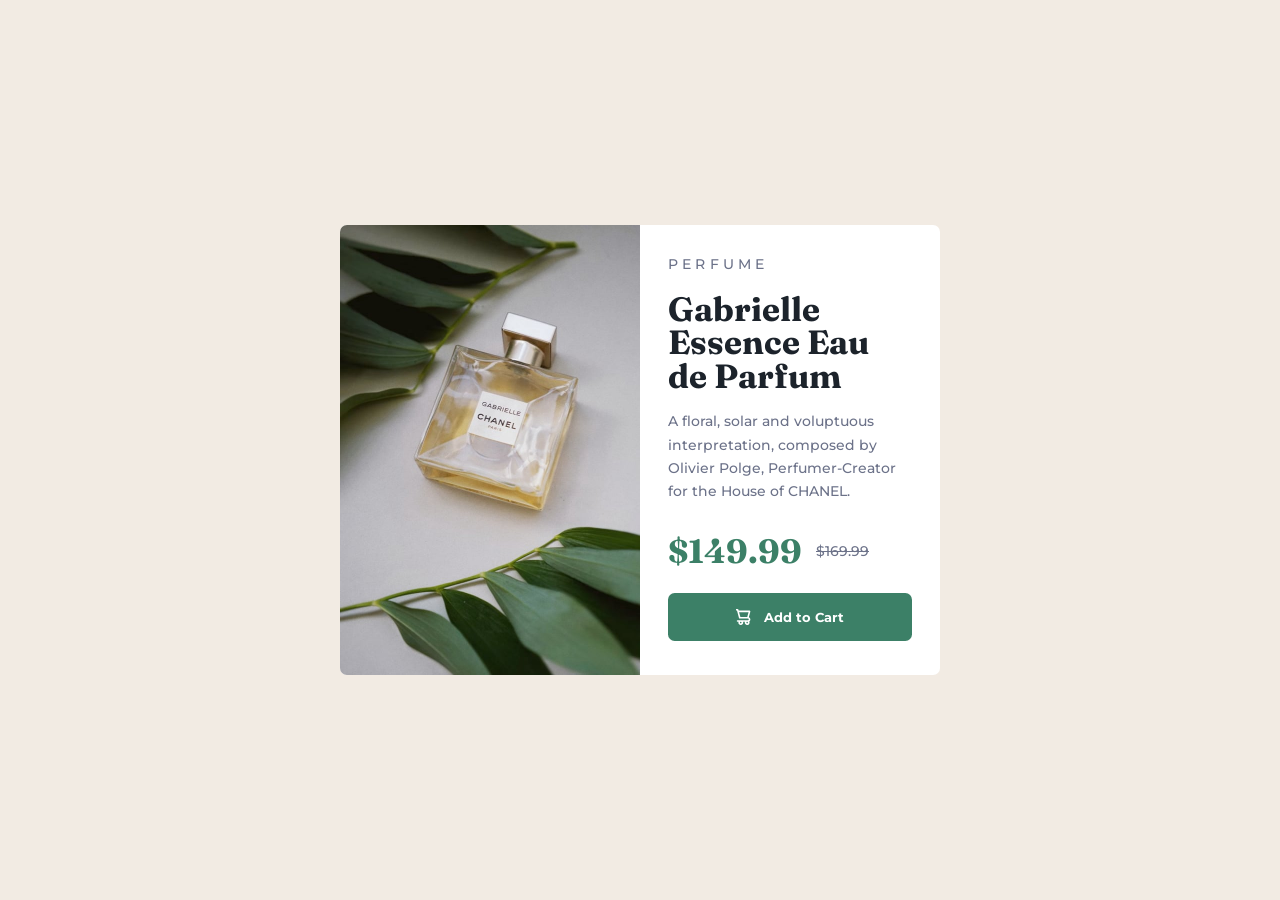
<file: challenge-1/index.html>
<!DOCTYPE html>
<html>

<head>
    <title>Perfume</title>
    <meta name="viewport" content="width=device-width, initial-scale=1.0">
    <link rel="preconnect" href="https://fonts.googleapis.com">
    <link rel="preconnect" href="https://fonts.gstatic.com" crossorigin>
    <link
        href="https://fonts.googleapis.com/css2?family=Fraunces:opsz,wght@9..144,700&family=Montserrat:wght@500;700&display=swap"
        rel="stylesheet">
    <link rel="stylesheet" href="styles.css" />
</head>

<body>
    <section class="main">
        <div class="left">
            <picture>
                <source media="(min-width: 601px)" srcset="./images/image-product-desktop.jpg">
                <source media="(max-width: 600px)" srcset="./images/image-product-mobile.jpg">
                <img src="./images/image-product-desktop.jpg" />
            </picture>
        </div>
        <div class="right">
            <p>PERFUME</p>
            <h1>Gabrielle Essence Eau de Parfum</h1>
            <p>A floral, solar and voluptuous interpretation, composed by Olivier Polge, Perfumer-Creator for the House
                of CHANEL.</p>
            <p class="price"><span>$149.99</span><s>$169.99</s></p>
            <div class="btn">
                <button>
                    <img src="./images/icon-cart.svg" />
                    Add to Cart
                </button>
            </div>
        </div>
    </section>
</body>

</html>
</file>
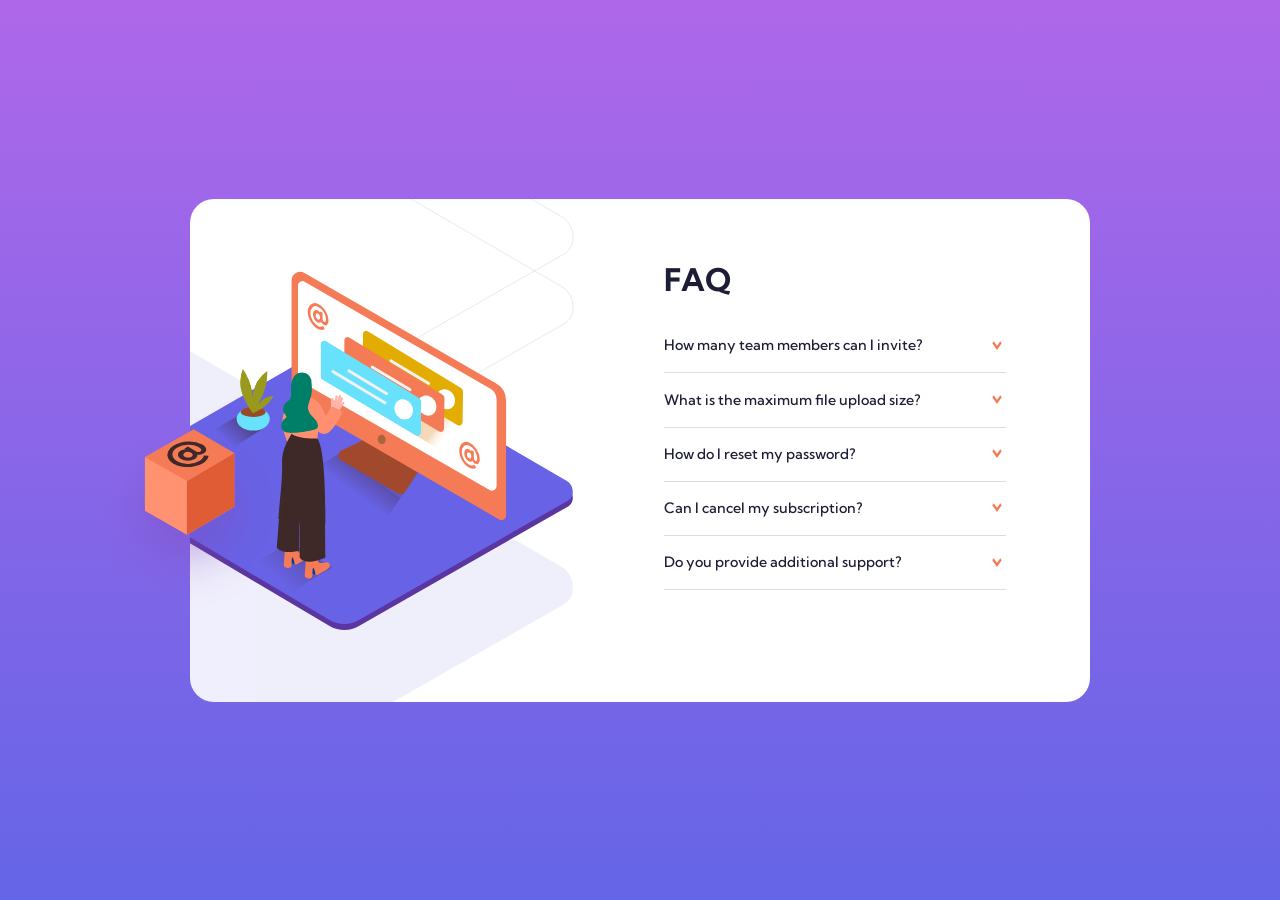
<file: challenge-2/index.html>
<!DOCTYPE html>
<html lang="en">

<head>
  <meta charset="UTF-8">
  <meta name="viewport" content="width=device-width, initial-scale=1.0">
  <!-- displays site properly based on user's device -->
  <link rel="icon" type="image/png" sizes="32x32" href="./images/favicon-32x32.png">
  <link rel="stylesheet" href="styles.css">
  <link rel="preconnect" href="https://fonts.googleapis.com">
  <link rel="preconnect" href="https://fonts.gstatic.com" crossorigin>
  <link href="https://fonts.googleapis.com/css2?family=Kumbh+Sans:wght@400;700&display=swap" rel="stylesheet">
  <title>Frontend Mentor | FAQ Accordion Card</title>
</head>

<body>
  <main>
    <img src="./images/illustration-box-desktop.svg" id="box-img">
    <section class="main">
      <div class="mobile">
        <img src="./images/illustration-woman-online-mobile.svg" id="mobile-img">
      </div>
      <div class="left">
        <img src="./images/illustration-woman-online-desktop.svg" id="desktop-img">
      </div>
      <div class="right">
        <h1>FAQ</h1>
        <div class="accordion">
          <div>
            <input type="checkbox" id="section1" />
            <label for="section1">
              How many team members can I invite?
              <img src="./images/icon-arrow-down.svg" class="arrow">
            </label>
            <p class="panel">You can invite up to 2 additional users on the Free plan. There is no limit on
              team members for the Premium plan.</p>
          </div>
          <div>
            <input type="checkbox" id="section2" />
            <label for="section2">
              What is the maximum file upload size?
              <img src="./images/icon-arrow-down.svg" class="arrow">
            </label>
            <p class="panel">No more than 2GB. All files in your account must fit your allotted storage space.
            </p>
          </div>
          <div>
            <input type="checkbox" id="section3" />
            <label for="section3">How do I reset my password?
              <img src="./images/icon-arrow-down.svg" class="arrow"></label>
            <p class="panel">Click “Forgot password” from the login page or “Change password” from your profile page.
              A reset link will be emailed to you.</p>
          </div>
          <div>
            <input type="checkbox" id="section4" />
            <label for="section4">Can I cancel my subscription?
              <img src="./images/icon-arrow-down.svg" class="arrow"></label>
            <p class="panel">Yes! Send us a message and we’ll process your request no questions asked.
            </p>
          </div>
          <div>
            <input type="checkbox" id="section5" />
            <label for="section5">Do you provide additional support?
              <img src="./images/icon-arrow-down.svg" class="arrow"></label>
            <p class="panel">Chat and email support is available 24/7. Phone lines are open during normal business
              hours.
            </p>
          </div>
        </div class="accordion">
      </div>
    </section>
  </main>

</body>

</html>
</file>
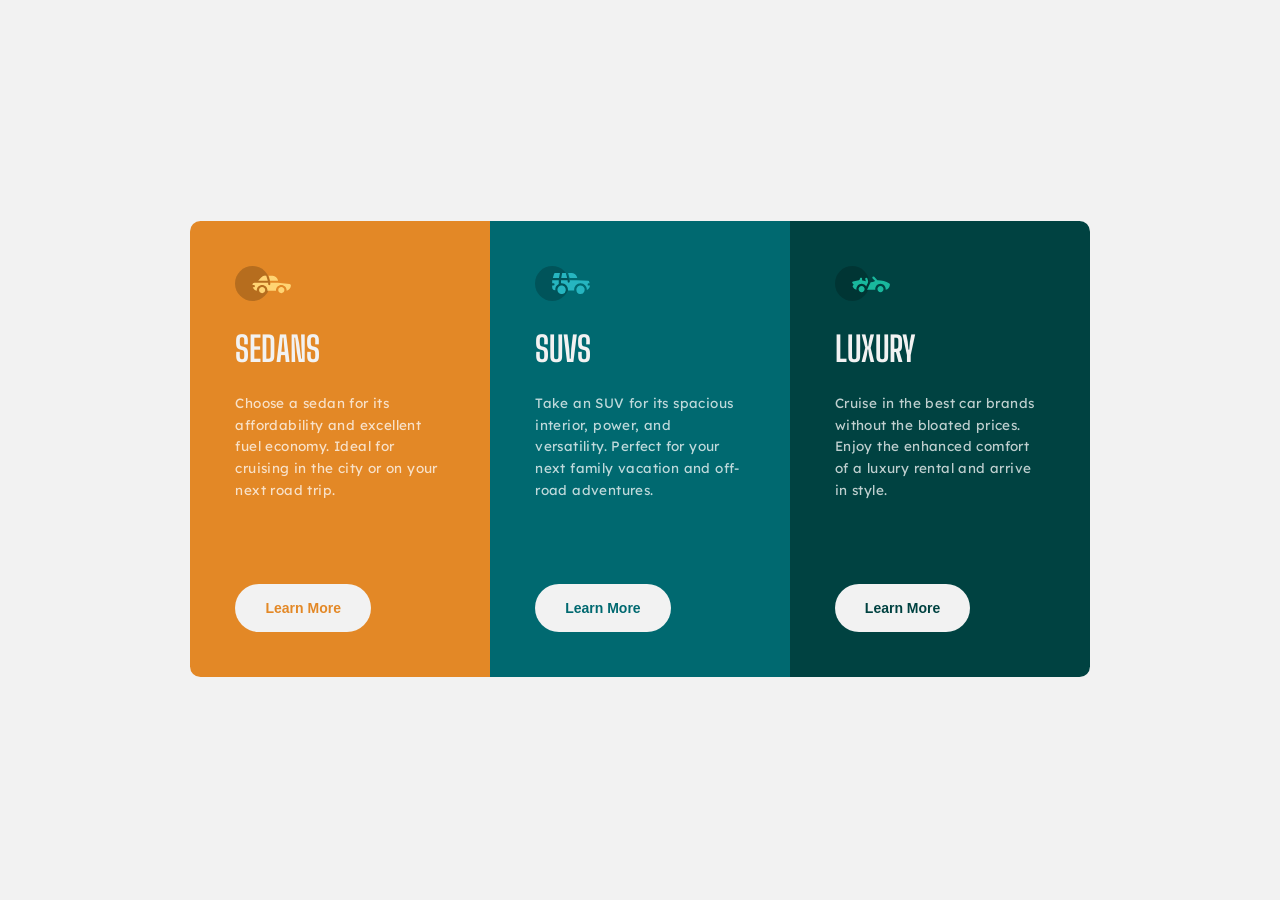
<file: challenge-3/index.html>
<!DOCTYPE html>
<html lang="en">

<head>
  <meta charset="UTF-8">
  <meta name="viewport" content="width=device-width, initial-scale=1.0">
  <link rel="preconnect" href="https://fonts.googleapis.com">
  <link rel="preconnect" href="https://fonts.gstatic.com" crossorigin>
  <link href="https://fonts.googleapis.com/css2?family=Big+Shoulders+Display:wght@700&family=Lexend+Deca&display=swap"
    rel="stylesheet">
  <link rel="icon" type="image/png" sizes="32x32" href="./images/favicon-32x32.png">
  <link rel="stylesheet" href="./styles.css">
  <title>Frontend Mentor | 3-column preview card component</title>
</head>

<body>

  <main>
    <div class="card">
      <div class="img_holder">
        <img src="./images/icon-sedans.svg">
      </div>
      <h1>Sedans</h1>
      <p>
        Choose a sedan for its affordability and excellent fuel economy. Ideal for cruising in the city
        or on your next road trip.
      </p>
      <button>Learn More</button>
    </div>
    <div class="card">
      <div class="img_holder">
        <img src="images/icon-suvs.svg">
      </div>
      <h1>SUVs</h1>
      <p>
        Take an SUV for its spacious interior, power, and versatility. Perfect for your next family vacation
        and off-road adventures.
      </p>
      <button>Learn More</button>
    </div>
    <div class="card">
      <div class="img_holder">
        <img src="images/icon-luxury.svg">
      </div>
      <h1>Luxury</h1>
      <p>Cruise in the best car brands without the bloated prices. Enjoy the enhanced comfort of a luxury
        rental and arrive in style.
      </p>
      <button>Learn More</button>
    </div>

  </main>

</body>

</html>
</file>
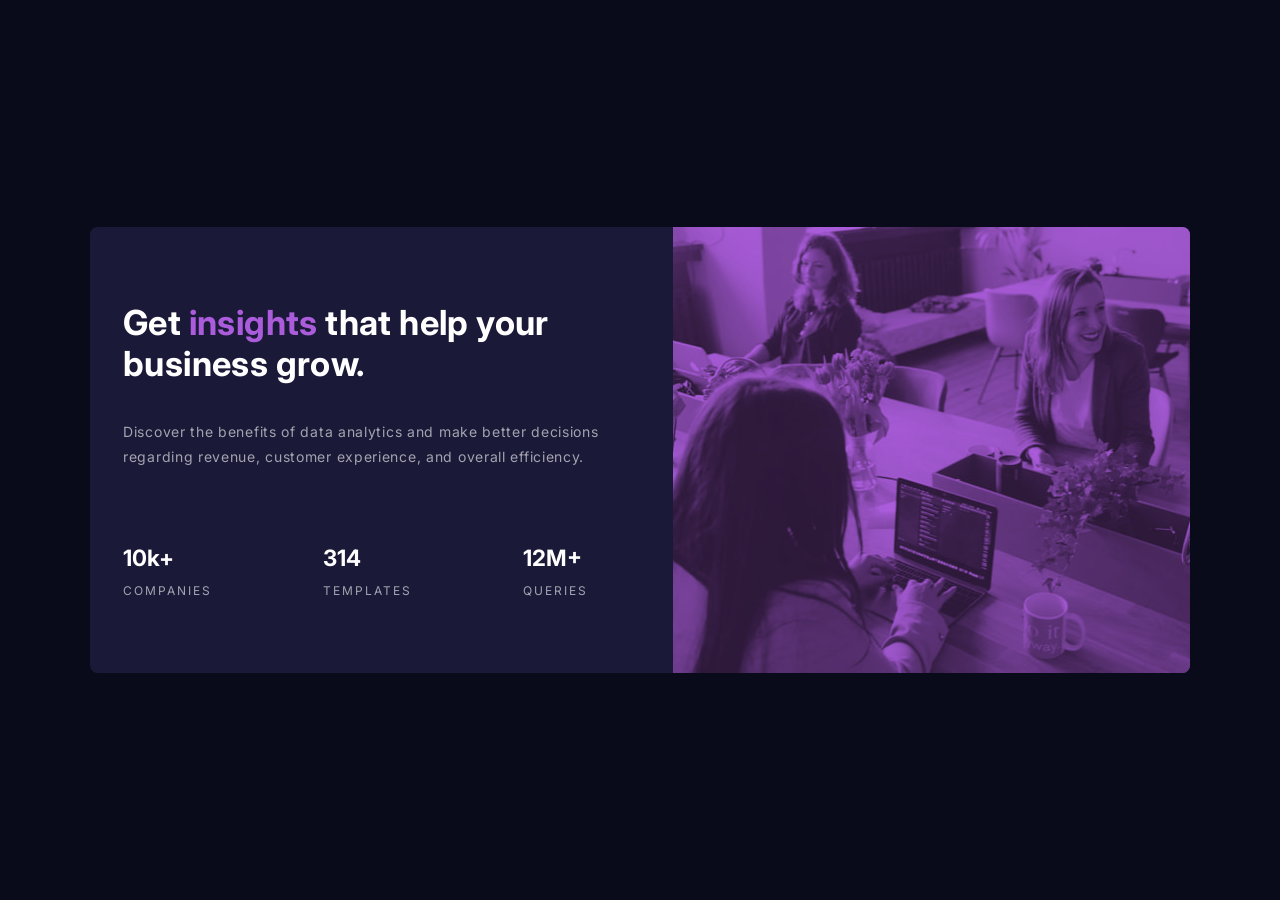
<file: challenge-4/index.html>
<!DOCTYPE html>
<html lang="en">

<head>
  <meta charset="UTF-8">
  <meta name="viewport" content="width=device-width, initial-scale=1.0">
  <link rel="preconnect" href="https://fonts.googleapis.com">
  <link rel="preconnect" href="https://fonts.gstatic.com" crossorigin>
  <link href="https://fonts.googleapis.com/css2?family=Inter:wght@400;700&family=Lexend+Deca&display=swap"
    rel="stylesheet">
  <link rel="icon" type="image/png" sizes="32x32" href="./images/favicon-32x32.png">
  <link rel="stylesheet" href="styles.css">
  <title>Frontend Mentor | Stats preview card component</title>

  <!-- Feel free to remove these styles or customise in your own stylesheet 👍 -->

</head>

<body>
  <main>
    <div class="left">
      <h1>
        Get <em>insights</em> that help your business grow.
      </h1>
      <p>
        Discover the benefits of data analytics and make better decisions regarding revenue, customer
        experience, and overall efficiency.
      </p>

      <div class="stats">
        <div>
          <h2>10k+</h2>
          <h3> companies</h3>
        </div>
        <div>
          <h2>314</h2>
          <h3>templates</h3>
        </div>
        <div>
          <h2>12M+</h2>
          <h3>queries</h3>
        </div>
      </div>
    </div>
    <div class="right">

      <picture>
        <source media="(max-width:780px)" srcset="./images/image-header-mobile.jpg">
        <img src="./images/image-header-desktop.jpg">
      </picture>
    </div>
  </main>

</body>

</html>
</file>
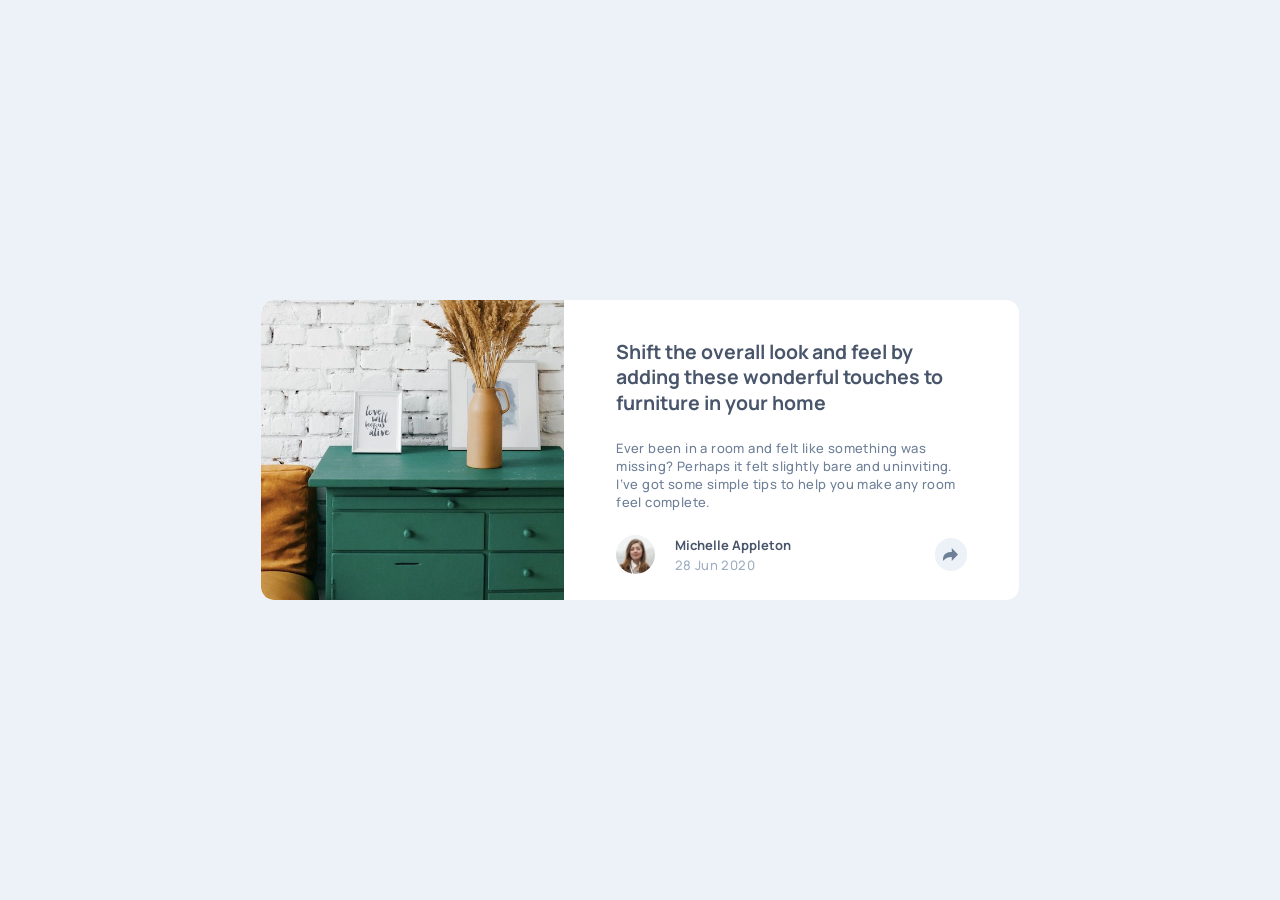
<file: challenge-5/index.html>
<!DOCTYPE html>
<html lang="en">

<head>
  <meta charset="UTF-8">
  <meta name="viewport" content="width=device-width, initial-scale=1.0">
  <link rel="icon" type="image/png" sizes="32x32" href="./images/favicon-32x32.png">
  <link rel="stylesheet" href="style.css">
  <link rel="preconnect" href="https://fonts.googleapis.com">
  <link rel="preconnect" href="https://fonts.gstatic.com" crossorigin>
  <link href="https://fonts.googleapis.com/css2?family=Manrope:wght@500;700&display=swap" rel="stylesheet">
  <script src="script.js" defer></script>
  <title>Frontend Mentor | Article preview component</title>
</head>

<body>

  <main>
    <div class="left">
    </div>
    <div class="right">
      <h1>
        Shift the overall look and feel by adding these wonderful
        touches to furniture in your home
      </h1>

      <p>
        Ever been in a room and felt like something was missing? Perhaps
        it felt slightly bare and uninviting. I’ve got some simple tips
        to help you make any room feel complete.
      </p>
      <div class="footer" id="footer1">
        <div class="img_holder"><img src='./images/avatar-michelle.jpg'></div>
        <div class="Person">
          <h3>Michelle Appleton</h3>
          <p class="date">28 Jun 2020</p>
        </div>
        <button class="btn" id="btn_share_1"></button>
      </div>
      <div class="footer2 hidden" id="footer2">
        <p class="footer2-text">share</p>
        <img src="./images/icon-facebook.svg">
        <img src="./images/icon-twitter.svg">
        <img src="./images/icon-pinterest.svg">
        <button class="btn" id="btn_share_2"></button>
      </div>
  </main>


</body>

</html>
</file>
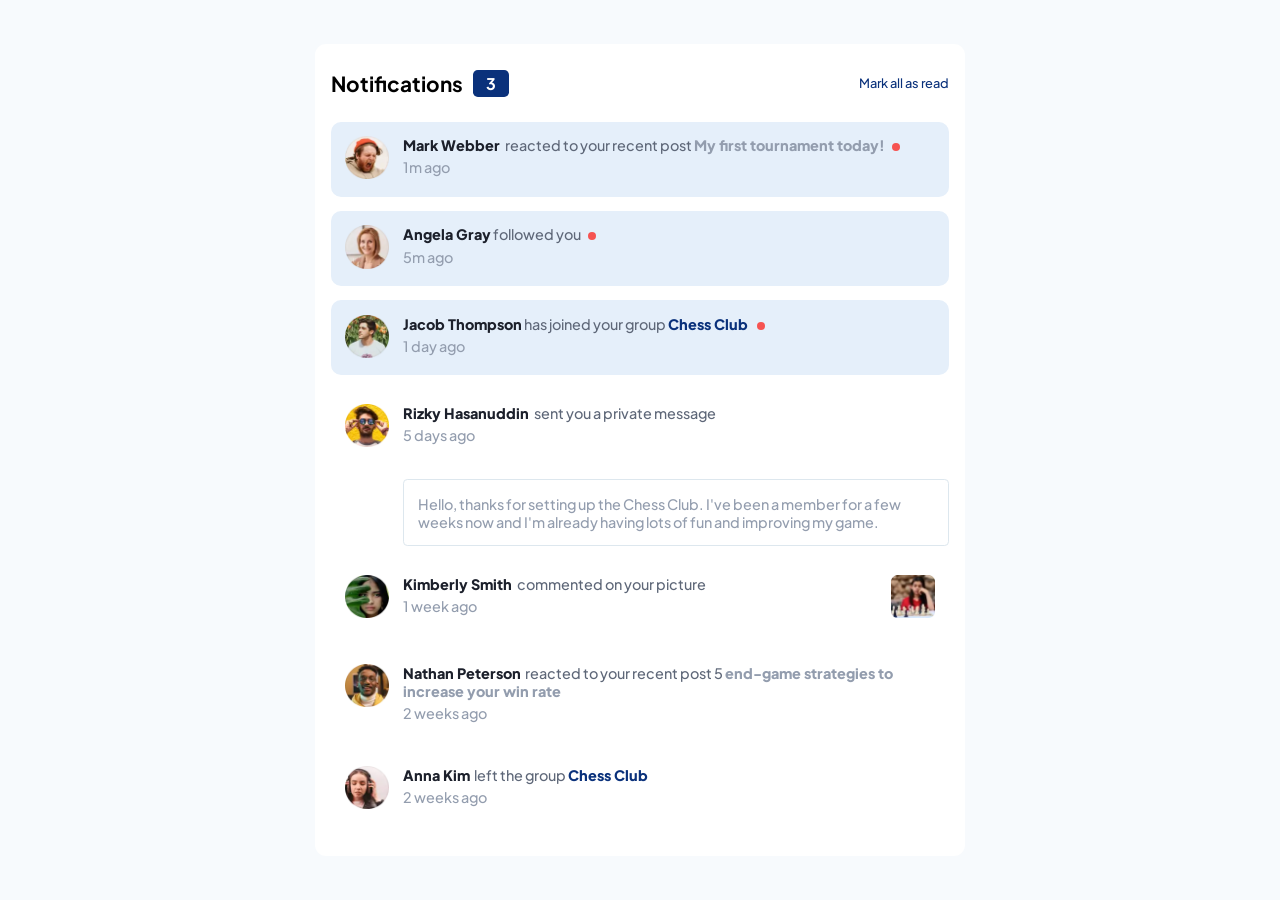
<file: challenge-7/index.html>
<!DOCTYPE html>
<html lang="en">

<head>
  <meta charset="UTF-8">
  <meta name="viewport" content="width=device-width, initial-scale=1.0">
  <link rel="preconnect" href="https://fonts.googleapis.com">
  <link rel="preconnect" href="https://fonts.gstatic.com" crossorigin>
  <link href="https://fonts.googleapis.com/css2?family=Plus+Jakarta+Sans:wght@500;800&display=swap" rel="stylesheet">
  <link rel="icon" type="image/png" sizes="32x32" href="./assets/images/favicon-32x32.png">
  <link rel="stylesheet" href="style.css">
  <script src="script.js" defer></script>
  <title>Frontend Mentor | Notifications page</title>
</head>

<body>

  <main>
    <header>
      <h1>Notifications </h1><em id="count">3</em>
      <p id="mark-all">Mark all as read</p>
    </header>
    <div class="notification new">
      <div class="image-container">
        <img src="./assets/images/avatar-mark-webber.webp" alt="avatar">
      </div>
      <div>
        <span class="name">Mark Webber </span> reacted to your recent post <span class="post">My first tournament
          today!</span><span class="red"></span>
        <p class="time">1m ago</p>
      </div>
    </div>
    <div class="notification new">
      <div class="image-container">
        <img src="./assets/images/avatar-angela-gray.webp" alt="avatar">
      </div>
      <div>
        <span class="name">Angela Gray</span> followed you<span class="red"></span>
        <p class="time">5m ago</p>
      </div>
    </div>
    <div class="notification new">
      <div class="image-container">
        <img src="./assets/images/avatar-jacob-thompson.webp" alt="avatar">
      </div>

      <div>
        <span class="name">Jacob Thompson</span> has joined your group <span class="club">Chess Club</span>
        <span class="red"></span>
        <p class="time">1 day ago</p>
      </div>
    </div>
    <div class="notification">
      <div class="image-container">
        <img src="./assets/images/avatar-rizky-hasanuddin.webp" alt="avatar">
      </div>
      <div> <span class="name">Rizky Hasanuddin </span> sent you a private message
        <span class="red"></span>
        <p class="time">5 days ago</p>
      </div>
    </div>
    <div class="message">
      Hello, thanks for setting up the Chess Club. I've been a member for a few weeks now and
      I'm already having lots of fun and improving my game.
    </div>
    <div class="notification">
      <div class="image-container">
        <img src="./assets/images/avatar-kimberly-smith.webp" alt="avatar">
      </div>

      <div>
        <span class="name">Kimberly Smith </span> commented on your picture
        <p class="time">1 week ago</p>
      </div>
      <img src="./assets/images/image-chess.webp" alt="a woman sitting at a chessboard" class="post-img">
    </div>
    <div class="notification">
      <div class="image-container">
        <img src="./assets/images/avatar-nathan-peterson.webp" alt="avatar">
      </div>
      <div>

        <span class="name">Nathan Peterson</span>&nbsp reacted to your recent post 5 <span class="post">
          end-game strategies to increase your win rate
        </span>
        <p class="time">2 weeks ago</p>
      </div>
    </div>
    <div class="notification">
      <div class="image-container">
        <img src="./assets/images/avatar-anna-kim.webp" alt="avatar">
      </div>
      <div>

        <span class="name">Anna Kim</span>&nbsp left the group <span class="club"> Chess Club </span>
        <p class="time">2 weeks ago</p>
      </div>
    </div>
  </main>

</body>

</html>
</file>
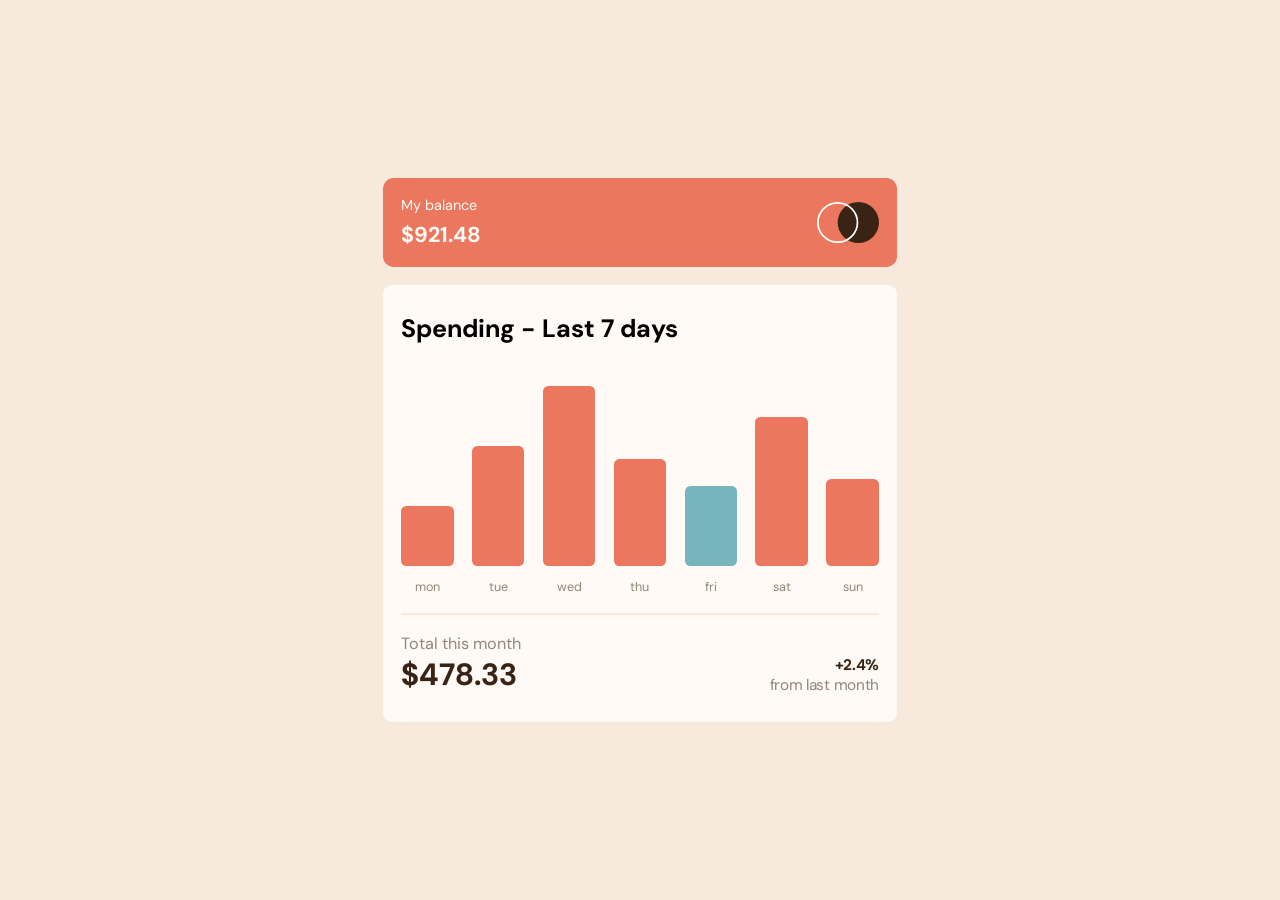
<file: challenge-8/index.html>
<!DOCTYPE html>
<html lang="en">

<head>
  <meta charset="UTF-8">
  <meta name="viewport" content="width=device-width, initial-scale=1.0">
  <!-- displays site properly based on user's device -->
  <link rel="preconnect" href="https://fonts.googleapis.com">
  <link rel="preconnect" href="https://fonts.gstatic.com" crossorigin>
  <link href="https://fonts.googleapis.com/css2?family=DM+Sans:opsz,wght@9..40,400;9..40,700&display=swap"
    rel="stylesheet">
  <link rel="icon" type="image/png" sizes="32x32" href="./images/favicon-32x32.png">
  <link rel="stylesheet" href="style.css">
  <script src="script.js" defer></script>
  <title>Frontend Mentor | Expenses chart component</title>

</head>

<body>

  <div class="container">
    <header>
      <div>
        My balance
        <h2>$921.48</h2>
      </div>
      <img src="./images/logo.svg" alt="logo">
    </header>
    <main>
      <h3>Spending - Last 7 days</h3>
      <div class="bars" id="bars">
      </div>
      <div class="total">
        <div>
          Total this month
          <h1>$478.33</h1>
        </div>
        <div>
          <em>+2.4%</em>
          from last month
        </div>
      </div>
    </main>
  </div>

</body>

</html>
</file>
<file: challenge-1/styles.css>
*,
body,
html {
    box-sizing: border-box;
}


html {
    font-family: 'Montserrat', 'Fraunces', sans-serif;
    font-weight: 500;
    font-size: 14px;
    height: 100%;
    display: flex;
    justify-content: center;
}

body {
    background-color: var(--color-cream);
    display: flex;
    flex-direction: column;
    align-items: center;
    justify-content: center;
}

.main {
    display: flex;
    flex-wrap: wrap;
    max-width: 600px;
    border-radius: 0.5em;
    background-color: var(--color-white);
    overflow: hidden;
}

.main>div {
    overflow: hidden;
    flex-basis: 50%;
}

.left {
    display: flex;
}

.right {
    padding: 2em;
}

img,
picture {
    max-width: 100%;
}

p {
    color: var(--color-dark-grayish);
    margin-top: 0.7em;
    line-height: 1.65;
}

p:nth-child(1) {
    margin-top: 0;
    letter-spacing: 0.3em;
}

h1 {
    font-family: 'Fraunces';
    font-weight: 700;
    font-size: 2.4em;
    color: var(--color--dark-blue);
    margin: 0.5em 0;
    line-height: 1;

}

span {
    font-family: 'Fraunces';
    font-weight: 700;
    color: var(--color-primary);
    font-size: 2.4em;
}

.price {
    display: flex;
    align-items: center;
    gap: 1em;
    margin-top: 1.5em;
}

.btn {
    display: flex;
    justify-content: center;
}

button {
    background-color: var(--color-primary);
    border-radius: 0.5em;
    color: var(--color-white);
    padding: 1.2em;
    border: 0;
    font-family: 'Montserrat';
    font-weight: 700;
    width: 100%;
    display: flex;
    justify-content: center;
    align-items: center;
}

button:hover {
    cursor: pointer;
    background-color: var(--color-btn-hover);
}

button>img {
    margin-right: 1em;
}

picture {
    display: flex;
}

@media(max-width: 600px) {
    .main>div {
        flex-basis: 100%;
    }
}

:root {
    --color-primary: hsl(158, 36%, 37%);
    --color-cream: hsl(30, 38%, 92%);
    --color--dark-blue: hsl(212, 21%, 14%);
    --color-dark-grayish: hsl(228, 12%, 48%);
    --color-white: hsl(0, 0%, 100%);
    --color-btn-hover: rgb(26, 64, 49);
}
</file>
<file: challenge-2/styles.css>
*,
html,
body {
    box-sizing: border-box;
    padding: 0;
    margin: 0;
}

html,
body {
    height: 100%;
    width: 100%;
    background-color: beige;
    display: flex;
    justify-content: center;
    align-items: center;
    font-family: 'Kumbh Sans', sans-serif;
    font-size: 12px;
    font-weight: 400;
    color: var(--color-dark-grayish-blue);
    background-image: linear-gradient(-180deg, hsl(273, 75%, 66%), hsl(240, 73%, 65%));
}

div,
p,
h1,
h2,
section {
    /* border: 1px solid black; */
}

main {
    position: relative;
}

section {
    display: flex;
    flex-direction: row;
    flex-wrap: wrap;
    border-radius: 2em;
    overflow: hidden;
    max-width: 900px;
}

.left,
.right,
.mobile {
    display: flex;
    flex-direction: column;
    justify-content: space-around;
    align-items: center;
    flex-basis: 50%;
    background-color: white;
    overflow: hidden;

}

.left {
    padding-right: 3em;
    background-image: url('./images/bg-pattern-desktop.svg');
    background-size: 200%;
    background-position-x: -43rem;
    background-position-y: -20rem;
    background-repeat: no-repeat;
    overflow: hidden;
    position: relative;

}


.right {
    padding: 2em;
    align-items: flex-start;
    justify-content: flex-start;
    padding-right: 7em;
}

h1 {
    align-self: flex-start;
    margin: 1.2em 0;
    font-weight: 700;
    font-size: 2.6em;
    color: var(--color-very-dark-blue);
}

.mobile {
    flex-basis: 0%;
    display: none;
    width: 320px;
}

.accordion {
    width: 100%;
    outline: none;
    background-color: transparent;
    margin-right: 4em;
    overflow: hidden;
}

.accordion input[type=checkbox] {
    display: none;
}

.accordion label {
    display: block;
    padding: 1.2em 0;
    color: var(--color-very-dark-blue);
    font-size: 1.2rem;
    cursor: pointer;
    position: relative;
    font-weight: 500;
    display: flex;
    justify-content: space-between;
}

#section1~label {
    padding-top: 0;
}


.accordion .panel {
    display: none;
    margin-bottom: 1em;
}

.accordion input:checked~.panel {
    display: block;
}

.accordion input:checked~label {
    font-weight: 700;
    color: var(--color-very-dark-blue);
}

.accordion div {
    border-bottom: 1px solid var(--color-thin);
}

.accordion label:hover,
.accordion label:active {
    font-weight: 700;
    color: var(--color-soft-red);
}

#desktop-img {
    margin-right: 10rem;
    margin-top: 6rem;
    margin-bottom: 6rem;
    position: relative;
}

#desktop-background {
    position: absolute;
}

#box-img {
    position: absolute;
    left: -10em;
    z-index: 1;
    top: 19rem;
    left: -8rem;
}

#mobile-img {
    max-height: 20em;
    /* z-index: -1; */
    position: absolute;
    top: -11rem;
    width: 80%;
}



.accordion label img {
    aspect-ratio: 1;
    height: 0.7em;
    margin: 0.3em;
}

.accordion input:checked~label img {
    transform: rotate(180deg);
}

@media (max-width:800px) {

    section {
        overflow: visible;
    }

    .mobile,
    .right {
        display: flex;
        flex-basis: 100%;
        padding: 1em;
        overflow: visible;
    }

    h1 {
        align-self: center;
    }

    .left {
        display: none;
    }

    .right {
        border-radius: 0 0 2em 2em;
        overflow: visible;
        /* max-width: 320px; */
    }

    .mobile {
        min-height: 120px;
        border-radius: 2em 2em 0 0;
        overflow: visible;
        z-index: 1;
        position: relative;
        background-image: url('./images/bg-pattern-mobile.svg');
        background-repeat: no-repeat;
        background-position: center;
        background-position-y: 2em;
        /* max-width: 320px; */
    }

    .accordion {
        margin-right: 1em;
        margin-bottom: 3em;
    }

    #box-img {
        display: none;
    }

}


:root {
    --color-very-dark-blue: hsl(238, 29%, 16%);
    --color-soft-red: hsl(14, 88%, 65%);
    /* --color-dark-grayish-blue: hsl(237, 12%, 33%); */
    --color-dark-grayish-blue: hsl(240, 6%, 50%);
    --color-thin: hsla(240, 6%, 50%, 0.25);

    --color-bg-violet: hsl(273, 75%, 66%);
    --color-bg-blue: hsl(240, 73%, 65%);
}
</file>
<file: challenge-3/styles.css>
*,
html,
body {
    box-sizing: border-box;
}

html,
body {
    height: 99%;
}

div,
main {
    /* border: 1px solid black; */
}

body {
    font-family: 'Lexend Deca', sans-serif;
    font-size: 15px;
    font-weight: 400;
    display: flex;
    align-items: center;
    justify-content: center;
    background-color: var(--very-light-gray);
}

main {
    display: flex;
    flex-direction: row;
    max-width: 900px;
    justify-content: center;
    flex-wrap: wrap;
    border-radius: 0.7em;
    overflow: hidden;
}

.card {
    flex-basis: 33.3%;
    padding: 3em;
}

.card:nth-of-type(1) {
    background-color: var(--bright-orange);
}

.img_holder img {
    max-height: 2.3em;
}

h1 {
    font-family: 'Big Shoulders Display';
    text-transform: uppercase;
    color: var(--very-light-gray);
    font-weight: 700;
    font-size: 2.3em;
}

p {
    color: var(--transparent-white);
    line-height: 1.6;
    font-size: 0.9em;
    letter-spacing: 0.4px;
}

button {
    border: none;
    background-color: var(--very-light-gray);
    padding: 1em 2em;
    border-radius: 2em;
    color: var(--bright-orange);
    margin-top: 5em;
    font-weight: 700;
    font-size: 14px;
    border: 2px solid transparent;
}

button:hover {
    cursor: pointer;
    border: 2px solid var(--transparent-white);
    color: var(--very-light-gray);
    background-color: var(--bright-orange);
}

.card:nth-of-type(2) {
    background-color: var(--dark-cyan);
}

.card:nth-of-type(2) button {
    color: var(--dark-cyan);
}

.card:nth-of-type(2) button:hover {
    color: var(--very-light-gray);
    background-color: var(--dark-cyan);
}

.card:nth-of-type(3) button:hover {
    color: var(--very-light-gray);
    background-color: var(--very-dark-cyan);
}



.card:nth-of-type(3) {
    background-color: var(--very-dark-cyan);
}

.card:nth-of-type(3) button {
    color: var(--very-dark-cyan);
}

@media (max-width: 750px) {
    body {
        overflow: scroll;
        height: auto;
    }

    main {
        flex-direction: column;
        width: 90%;
    }

    button {
        margin-top: 2em;
    }
}


:root {
    --bright-orange: hsl(31, 77%, 52%);
    --dark-cyan: hsl(184, 100%, 22%);
    --very-dark-cyan: hsl(179, 100%, 13%);
    --transparent-white: hsla(0, 0%, 100%, 0.75);
    --very-light-gray: hsl(0, 0%, 95%);
}
</file>
<file: challenge-4/styles.css>
*,
html,
body {
    box-sizing: border-box;
    margin: 0;
    padding: 0;
}

div,
main,
h1,
p {
    /* border: 1px solid black; */
}

body,
html {
    height: 100%;
    width: 100%;
    margin: 0;
    padding: 0;
    display: flex;
    align-items: center;
    justify-content: center;
    font-size: 15px;
    font-family: 'Lexend Deca', sans-serif;
    background-color: var(--color-background);
    color: var(--color-slightly-transparent);
}

main {
    display: flex;
    flex-direction: row;
    /* max-width: 1100px; */
    background-color: var(--color-card-background);
    border-radius: 0.5em;
    overflow: hidden;
    width: min(90%, 1100px);
    margin: auto;
}

.left,
.right {
    display: flex;
    flex-direction: column;
}

.left {
    flex-basis: 53%;
    padding-block: 5em;
    padding-inline: min(5em, 3%);
    align-items: stretch;
    flex-shrink: 0;
}

.right {
    flex-basis: 47%;
    justify-content: stretch;
    background-color: var(--color-accent);
    flex-shrink: 2;
}

img {
    height: 100%;
    width: 100%;
    object-fit: cover;
    opacity: 0.75;
    mix-blend-mode: multiply;
}

h1 {
    color: var(--color-white);
    font-family: 'Inter', sans-serif;
    margin-bottom: 1em;
    font-weight: 700;
    font-size: 2.3em;
    letter-spacing: 0.4px;
}

em {
    color: var(--color-accent);
    font-style: normal;
}

p {
    line-height: 1.8;
    font-weight: 400;
    font-family: 'Inter', sans-serif;
    font-size: 14px;
    letter-spacing: 0.7px;
    margin-right: 2em;
}

.stats {
    display: flex;
    justify-content: space-between;
    padding: 0;
    margin: 5em 3.5em 0 0;
}


h2,
h3 {
    font-family: 'Inter', sans-serif;
    color: var(--color-white);
}

h3 {
    font-weight: 400;
    text-transform: uppercase;
    font-size: 0.8em;
    letter-spacing: 2px;
    color: var(--color-slightly-transparent);
    margin-top: 1em;
}

picture {
    display: flex;
    width: 100%;
    height: 100%;
    align-items: stretch;
    justify-content: stretch;
}

@media (max-width:850px) {
    main {
        flex-direction: column-reverse;
        width: 90%;
        margin: auto;
    }

    .left,
    .right {
        flex-basis: 100%;
        justify-content: flex-start;
        align-items: stretch;
    }

    .left {
        padding: 2em;
    }

    h1,
    p {
        text-align: center;
    }

    p,
    .stats {
        margin-right: 0;
        gap: 1em;
    }

    .stats,
    h2 {
        display: flex;
        flex-direction: column;
        align-items: center;
        margin-top: 1em;
    }

    h1 {
        font-size: 1.6em;
    }

    p {
        font-size: 0.8em;
    }

    h2 {
        font-size: 1.3em;
    }

    h3 {
        font-size: 0.65em;
    }



    body {
        /* padding: 1em; */
    }
}

:root {
    --color-background: hsl(233, 47%, 7%);
    --color-card-background: hsl(244, 38%, 16%);
    --color-accent: hsl(277, 64%, 61%);

    --color-white: hsl(0, 0%, 100%);
    --color-transparent-white: hsla(0, 0%, 100%, 0.75);
    --color-slightly-transparent: hsla(0, 0%, 100%, 0.6);


}
</file>
<file: challenge-5/style.css>
*,
body,
html {
    padding: 0;
    box-sizing: border-box;
}

body,
html {
    height: 100%;
    width: 100%;
    display: flex;
    justify-content: center;
    align-items: center;
    font-size: 13px;
    font-weight: 500;
    font-family: 'Manrope', sans-serif;
    color: var(--clr-desaturated-blue);
    line-height: 1.6;
}

body {
    background-color: var(--clr-light-gray-blue);
}

main {
    width: min(90%, 400px);
    display: flex;
    flex-direction: column;
    background-color: white;
    border-radius: 1em;
    overflow: hidden;
}

.right {
    flex-basis: 100%;
    flex-direction: column;
}

.left {
    flex-basis: 40%;
    overflow: hidden;
    min-height: 300px;
    background-image: url('./images/drawers.jpg');
    background-size: cover;
    border-radius: 1em 1em 0 0;
}

h1 {
    color: var(--clr-very-dark-blue);
    font-size: 1.3em;
    font-weight: 700;
    line-height: 1.3;
    margin-inline: 2rem;
    margin-top: 3rem;
    margin-bottom: 1em;

}

h3 {
    margin: 0;
    font-size: 1em;
    font-weight: 700;
    color: var(--clr-very-dark-blue);
}

p {
    margin-inline: 2rem;
    letter-spacing: 0.4px;
    margin-block: 1.5rem;
    line-height: 1.4;
}

img {
    height: 100%;
}

.footer {
    display: flex;
    align-items: center;
    justify-content: flex-start;
    margin-inline: 2rem;
    margin-block: 2rem;

}



.img_holder {
    height: 3rem;
    width: 3rem;
    border-radius: 50%;
    overflow: hidden;
    margin-right: 1.5rem;
}

.date {
    margin: 0;
    color: var(--clr-grayish-blue);
}


.btn {
    border-radius: 50%;
    border: none;
    background-color: var(--clr-light-gray-blue);
    background-image: url('./images/icon-share.svg');
    background-repeat: no-repeat;
    background-position: center;
    height: 2.5rem;
    width: 2.5rem;
    justify-self: flex-end;
    margin-left: auto;
    margin-right: 1em;
}




.btn:hover {
    cursor: pointer;
}

.hidden {
    display: none !important;
}

.footer2 {
    display: flex;
    align-items: center;
    background-color: var(--clr-very-dark-blue);
    padding-block: 1.3em;
    padding-inline: 2em;

}

.footer2-text {
    margin: 0;
    text-transform: uppercase;
    letter-spacing: 5px;
    color: var(--clr-grayish-blue);
    margin-right: 1em;
}

.footer2 img {
    margin-right: 1.5em;
    z-index: 2;
}

#btn_share_1 {
    position: relative;
}

#btn_share_2 {
    margin-right: 1em;
    background-image: url('./images/icon-share-white.svg');
    background-color: var(--clr-desaturated-blue);
}

.popout {
    position: relative;
    position: absolute;
    z-index: 5;
    right: -19%;
    border-radius: 1em;
    width: 250px;
    box-shadow: 0px 40px 40px -10px var(--clr-light-gray-blue);
}

.popout::after {
    content: "";
    height: 3rem;
    width: 3rem;
    position: absolute;
    left: 42%;
    bottom: -15%;
    z-index: 1;
    transform: rotate(45deg);
    background-color: var(--clr-very-dark-blue);
}




@media (min-width: 900px) {
    main {
        flex-direction: row;
        width: min(60%, 60rem);
    }

    .left {
        flex-basis: 40%;
        border-radius: 1em 0 0 1em;
    }

    .right {
        display: flex;
        flex-basis: 60%;
        flex-direction: column;
        justify-content: space-between;
        padding-bottom: 2em;
        padding-inline: 2em;
    }

    .footer {
        margin-block: 0;
        justify-self: flex-end;
    }

    h1 {
        font-size: 1.5em;
        margin-bottom: 0;
    }

    .btn {
        margin-right: 0;
    }

}

:root {
    --clr-very-dark-blue: hsl(217, 19%, 35%);
    --clr-desaturated-blue: hsl(214, 17%, 51%);
    --clr-grayish-blue: hsl(212, 23%, 69%);
    --clr-light-gray-blue: hsl(210, 46%, 95%);
}
</file>
<file: challenge-7/style.css>
*,
html,
body {
    padding: 0;
    margin: 0;
    box-sizing: border-box;
    /* border: 1px solid black; */
}

body,
html {
    height: 100dvh;
}


body {
    font-family: 'Plus Jakarta Sans', sans-serif;
    font-size: 16px;
    font-weight: 500;
    background-color: var(--clr-very-light-grayish-blue);
    display: flex;
}

main {
    padding: 1em;
    margin: 0;
    background-color: var(--clr-white);
    border-radius: 0.7em;
}

header {
    display: flex;
    flex-direction: row;
    align-items: center;
    justify-content: flex-start;
}

h1 {
    display: inline;
    font-size: 1.3em;
    padding-block: 0.5em;
    margin-right: 0.5em;
}

em {
    background-color: var(--clr-blue);
    color: var(--clr-white);
    font-style: normal;
    font-weight: 700;
    padding-block: 0.2em;
    padding-inline: 0.8em;
    border-radius: 0.3em;
}

header p {
    justify-self: flex-end;
    margin-left: auto;
    font-size: 0.8em;
    color: var(--clr-blue);

}

.notification {
    display: flex;
    padding: 1em;
    font-size: 0.9em;
    margin-block: 1em;
    border-radius: 0.7em;
    color: var(--clr-dark-grayish-blue);
}

.image-container img {
    width: 3em;
    margin-right: 1em;
}

.name {
    font-weight: 800;
    /* font-size: 0.95em; */
    color: var(--clr-very-dark-blue);
    white-space: pre;
    display: inline-block;
}

.post {
    font-weight: 800;
    color: var(--clr-grayish-blue);
}

.post:hover {
    cursor: pointer;
}

.name:hover {
    cursor: pointer;
    color: var(--clr-blue);
}

.club {
    color: var(--clr-blue);
    font-weight: 800;
}

.club:hover {
    cursor: pointer;
}

.time {
    display: block;
    align-self: flex-end;
    color: var(--clr-grayish-blue);
    margin-top: 0.3em;
}

.new {
    background-color: var(--clr-light-grayish-blue-1);
}

.new:hover {
    cursor: pointer;
}


.message {
    font-size: 0.9em;
    margin-left: 5em;
    border: 1px solid var(--clr-light-grayish-blue-2);
    border-radius: 0.3em;
    padding: 1em;
    margin-top: 0;
    color: var(--clr-grayish-blue);
}

.message:hover {
    cursor: pointer;
    background-color: var(--clr-very-light-grayish-blue);
}

.red {
    width: 8px;
    height: 8px;
    color: var(--clr-red);
    background-color: var(--clr-red);
    border-radius: 50%;
    margin-left: 0.5em;
    white-space: nowrap;
    display: none;
}

.new .red {
    display: inline-block;
}

.post-img {
    display: inline-block;
    width: 3em;
    height: 3em;
    justify-self: flex-end;
    margin-left: auto;
    margin-right: 0;
}

.post-img:hover {
    cursor: pointer;
}

#mark-all:hover {
    cursor: pointer;
}

@media(min-width: 800px) {
    main {
        margin: auto;
        /* margin-top: 2em; */
        width: min(60%, 650px)
    }
}


:root {
    --clr-red: hsl(1, 90%, 64%);
    --clr-blue: hsl(219, 85%, 26%);

    --clr-white: hsl(0, 0%, 100%);
    --clr-very-light-grayish-blue: hsl(210, 60%, 98%);
    --clr-light-grayish-blue-1: hsl(211, 68%, 94%);
    --clr-light-grayish-blue-2: hsl(205, 33%, 90%);
    --clr-grayish-blue: hsl(219, 14%, 63%);
    --clr-dark-grayish-blue: hsl(219, 12%, 42%);
    --clr-very-dark-blue: hsl(224, 21%, 14%);
}
</file>
<file: challenge-8/style.css>
*,
body,
html {
    box-sizing: border-box;
    margin: 0;
    padding: 0;
    /* border: 1px solid lightgray; */
}

html,
body {
    height: 100%;
}

body {
    font-family: 'Dm Sans', sans-serif;
    font-size: 18px;
    background-color: var(--clr-cream);
    display: flex;
    justify-content: center;
}

.container {
    padding-inline: 1em;
    padding-block: 4em;
    width: 100%;
}

header {
    background-color: var(--clr-soft-red);
    color: var(--clr-very-pale-orange);
    display: flex;
    align-items: center;
    padding: 1em;
    border-radius: 0.6em;
    margin-bottom: 1em;
}

header div {
    font-size: 0.8em;
}

h2 {
    margin-top: 0.3em;
    font-size: 1.5em;
    font-weight: 700;
}

header img {
    align-self: center;
    margin-left: auto;
    height: 2.3em;
}

main {
    background-color: var(--clr-very-pale-orange);
    border-radius: 0.5em;
    padding: 1em;
    padding-block: 1.5em;
}

h3 {
    font-size: 1.4em;
    font-weight: 700;
}

.bars {
    min-height: 14em;
    display: flex;
    justify-content: space-between;
    align-items: flex-end;
    padding-block: 1em;
    border-bottom: 2px solid var(--clr-cream);
    margin-block: 1em;
}

.total {
    display: flex;
    color: var(--clr-medium-brown);
    font-size: 0.9em;
}

.total div:first-of-type {
    flex-basis: 60%;
}

.total div:last-of-type {
    flex-basis: 60%;
    display: flex;
    flex-direction: column;
    justify-content: flex-end;
    align-items: flex-end;
    font-size: 0.95em;
    letter-spacing: -0.3px;
}

h1 {
    font-size: 1.9em;
    color: var(--clr-dark-brown)
}

.total em {
    color: var(--clr-dark-brown);
    font-style: normal;
    font-weight: 700;
    display: block;
}

.bar {
    background-color: var(--clr-soft-red);
    border-radius: 0.3em;
}

.today {
    background-color: var(--clr-cyan);
}

.bar_container {
    width: 11%;
    display: flex;
    flex-direction: column;
    position: relative;
}

.day {
    font-size: 0.7em;
    text-align: center;
    padding-top: 1em;
    color: var(--clr-medium-brown);
}

.info {
    position: absolute;
    top: -2em;
    left: -1em;
    right: -1em;
    margin: auto;
    color: var(--clr-very-pale-orange);
    background-color: var(--clr-dark-brown);
    border-radius: 0.3em;
    padding: 0.2em;
    display: none;
    justify-items: center;
    flex-direction: row;
}

.info p {
    margin: 0 auto;
}

.bar_container:hover .info {
    display: flex;
    z-index: 1;
}

@media(min-width: 800px) {
    .container {
        width: min(60%, 550px);
        margin: auto;
    }

}

:root {
    --clr-soft-red: hsl(10, 79%, 65%);
    --clr-cyan: hsl(186, 34%, 60%);


    --clr-dark-brown: hsl(25, 47%, 15%);
    --clr-medium-brown: hsl(28, 10%, 53%);
    --clr-cream: hsl(27, 66%, 92%);
    --clr-very-pale-orange: hsl(33, 100%, 98%);


}
</file>
